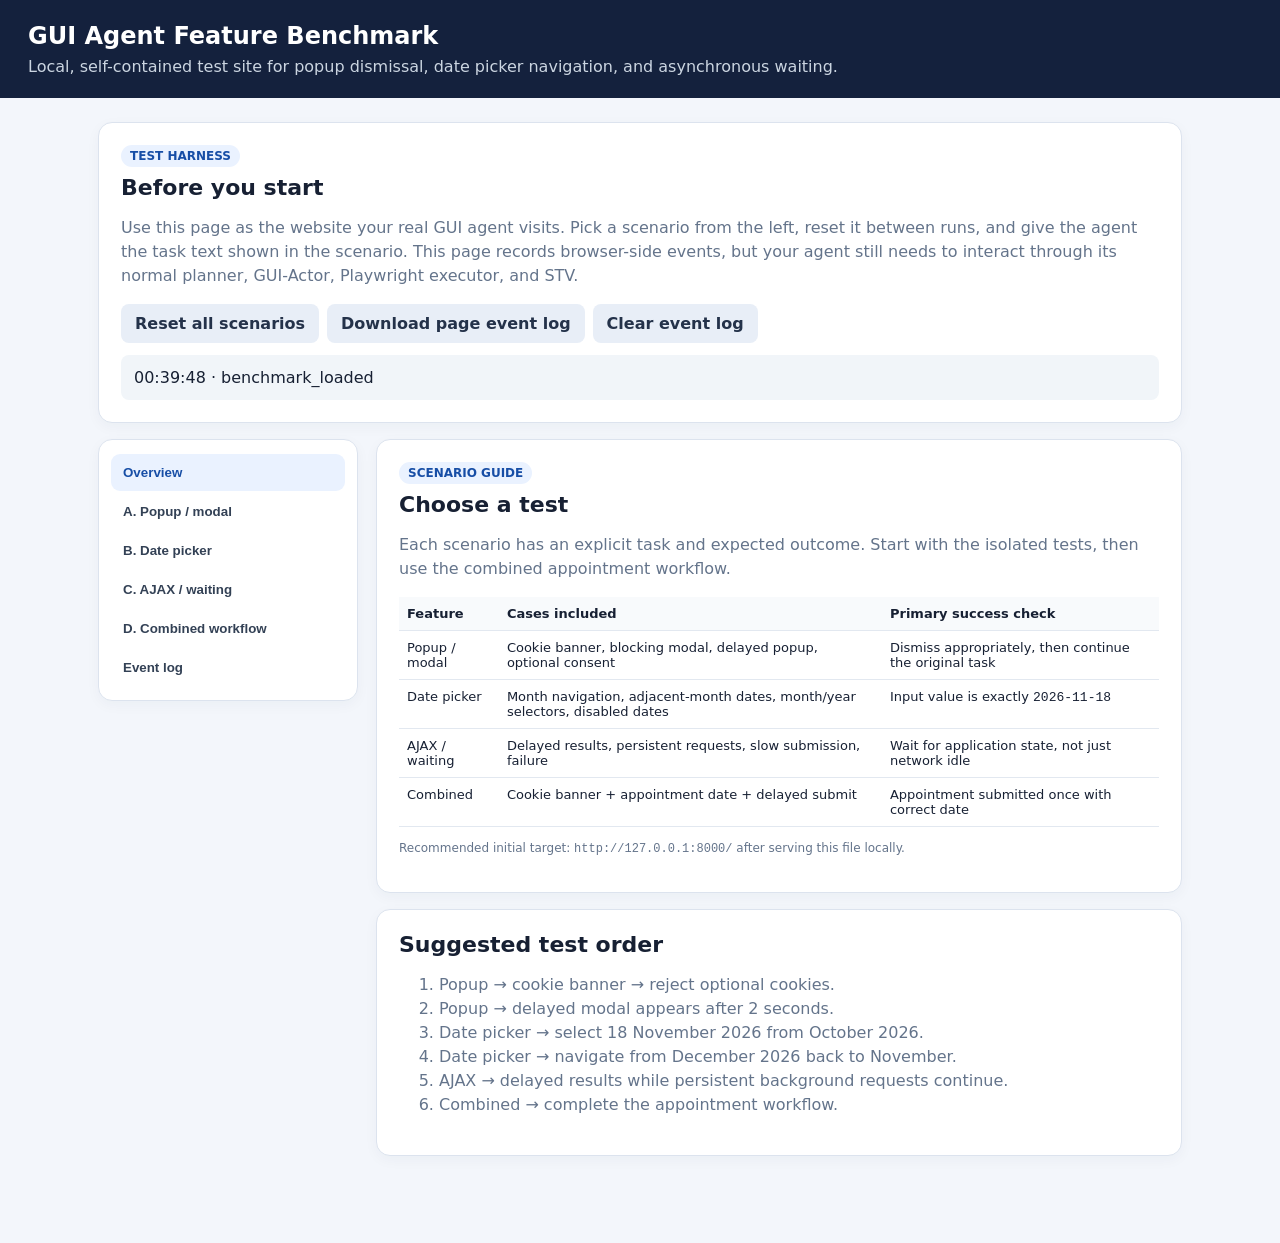
<file: gui_agent_feature_benchmark/index.html>
<!doctype html>
<html lang="en">
<head>
<meta charset="utf-8">
<meta name="viewport" content="width=device-width,initial-scale=1">
<title>GUI Agent Feature Benchmark</title>
<style>
:root{font-family:Inter,system-ui,-apple-system,BlinkMacSystemFont,"Segoe UI",sans-serif;color:#172033;background:#f3f6fb}
*{box-sizing:border-box} body{margin:0} header{background:#14213d;color:#fff;padding:22px 28px}
header h1{margin:0 0 7px;font-size:24px} header p{margin:0;color:#cbd5e1}
main{max-width:1120px;margin:24px auto;padding:0 18px 48px}
.layout{display:grid;grid-template-columns:260px minmax(0,1fr);gap:18px}
nav,.panel,.card{background:white;border:1px solid #dce3ee;border-radius:14px;box-shadow:0 4px 14px #15294b0a}
nav{padding:12px;height:max-content;position:sticky;top:12px}
nav button{display:block;width:100%;text-align:left;padding:11px 12px;border:0;border-radius:9px;background:transparent;color:#334155;cursor:pointer;font-weight:650;margin:2px 0}
nav button.active,nav button:hover{background:#eaf2ff;color:#174ea6}
.content{min-width:0}.panel{padding:22px;margin-bottom:16px}.panel h2{margin:0 0 8px;font-size:22px}
.muted{color:#64748b;line-height:1.5}.tag{display:inline-block;padding:4px 9px;border-radius:20px;background:#eaf2ff;color:#174ea6;font-size:12px;font-weight:700;margin-bottom:8px}
.grid{display:grid;grid-template-columns:repeat(2,minmax(0,1fr));gap:14px}
.card{padding:16px;box-shadow:none}.card h3{margin:0 0 8px;font-size:16px}
label{display:block;font-weight:650;font-size:13px;color:#334155;margin:12px 0 5px}
input,select,textarea{width:100%;padding:10px 11px;border:1px solid #cbd5e1;border-radius:8px;font:inherit;background:#fff;color:#172033}
button.primary,button.secondary,button.danger{border:0;border-radius:8px;padding:10px 14px;font:inherit;font-weight:700;cursor:pointer}
button.primary{background:#2563eb;color:#fff}button.secondary{background:#e8eef7;color:#24324a}button.danger{background:#fee2e2;color:#991b1b}
.actions{display:flex;flex-wrap:wrap;gap:8px;margin-top:14px}
.status{padding:11px 13px;background:#f1f5f9;border-radius:8px;margin-top:12px;min-height:42px;line-height:1.45}
.status.ok{background:#dcfce7;color:#166534}.status.bad{background:#fee2e2;color:#991b1b}.status.wait{background:#fef3c7;color:#92400e}
.hidden{display:none!important}
.banner{position:fixed;left:18px;right:18px;bottom:18px;z-index:50;background:#fff;border:1px solid #cbd5e1;border-radius:14px;padding:18px;box-shadow:0 18px 60px #0f172a40;max-width:900px;margin:auto}
.banner h3{margin:0 0 6px}.banner p{margin:0;color:#475569;line-height:1.5}
.modal-backdrop{position:fixed;inset:0;background:#0f172a99;z-index:60;display:grid;place-items:center;padding:18px}
.modal{background:white;border-radius:16px;padding:24px;width:min(480px,100%);box-shadow:0 20px 70px #0005}
.modal h3{margin-top:0}.modal .close{float:right;border:0;background:#e2e8f0;border-radius:7px;padding:5px 10px;cursor:pointer}
.calendar{border:1px solid #cbd5e1;border-radius:12px;padding:12px;margin-top:10px;max-width:370px;background:#fff}
.cal-head{display:flex;align-items:center;justify-content:space-between;gap:8px;margin-bottom:10px}
.cal-head button{border:1px solid #cbd5e1;background:#f8fafc;border-radius:7px;padding:7px 10px;cursor:pointer}
.cal-title{font-weight:800;text-align:center;flex:1}
.cal-grid{display:grid;grid-template-columns:repeat(7,1fr);gap:4px}
.cal-grid span,.cal-grid button{padding:8px 0;text-align:center;border-radius:7px;font-size:13px}
.cal-grid span{color:#64748b;font-weight:700}.cal-grid button{border:0;background:#f1f5f9;cursor:pointer}
.cal-grid button:hover{background:#dbeafe}.cal-grid button.adjacent{color:#94a3b8}.cal-grid button.selected{background:#2563eb;color:#fff}
.cal-grid button:disabled{opacity:.3;cursor:not-allowed;text-decoration:line-through}
pre{white-space:pre-wrap;word-break:break-word;background:#0f172a;color:#dbeafe;padding:14px;border-radius:10px;max-height:340px;overflow:auto;font-size:12px}
table{width:100%;border-collapse:collapse}th,td{text-align:left;border-bottom:1px solid #e2e8f0;padding:9px 8px;font-size:13px;vertical-align:top}
th{background:#f8fafc}
.small{font-size:12px}.progress{height:8px;background:#e2e8f0;border-radius:10px;overflow:hidden;margin-top:8px}.progress div{height:100%;width:0;background:#2563eb;transition:width .2s}
@media(max-width:760px){.layout{grid-template-columns:1fr}nav{position:static;display:grid;grid-template-columns:repeat(2,1fr)}.grid{grid-template-columns:1fr}}
</style>
</head>
<body>
<header>
  <h1>GUI Agent Feature Benchmark</h1>
  <p>Local, self-contained test site for popup dismissal, date picker navigation, and asynchronous waiting.</p>
</header>
<main>
  <div class="panel">
    <span class="tag">TEST HARNESS</span>
    <h2>Before you start</h2>
    <p class="muted">Use this page as the website your real GUI agent visits. Pick a scenario from the left, reset it between runs, and give the agent the task text shown in the scenario. This page records browser-side events, but your agent still needs to interact through its normal planner, GUI-Actor, Playwright executor, and STV.</p>
    <div class="actions">
      <button class="secondary" onclick="resetAll()">Reset all scenarios</button>
      <button class="secondary" onclick="downloadLog()">Download page event log</button>
      <button class="secondary" onclick="clearLog()">Clear event log</button>
    </div>
    <div class="status" id="globalStatus" aria-live="polite">Ready. Choose a scenario to begin.</div>
  </div>

  <div class="layout">
    <nav aria-label="Test scenarios">
      <button class="active" data-view="overview">Overview</button>
      <button data-view="popup">A. Popup / modal</button>
      <button data-view="date">B. Date picker</button>
      <button data-view="ajax">C. AJAX / waiting</button>
      <button data-view="combined">D. Combined workflow</button>
      <button data-view="logs">Event log</button>
    </nav>

    <div class="content">
      <section class="view" id="view-overview">
        <div class="panel">
          <span class="tag">SCENARIO GUIDE</span><h2>Choose a test</h2>
          <p class="muted">Each scenario has an explicit task and expected outcome. Start with the isolated tests, then use the combined appointment workflow.</p>
          <table>
            <thead><tr><th>Feature</th><th>Cases included</th><th>Primary success check</th></tr></thead>
            <tbody>
              <tr><td>Popup / modal</td><td>Cookie banner, blocking modal, delayed popup, optional consent</td><td>Dismiss appropriately, then continue the original task</td></tr>
              <tr><td>Date picker</td><td>Month navigation, adjacent-month dates, month/year selectors, disabled dates</td><td>Input value is exactly <code>2026-11-18</code></td></tr>
              <tr><td>AJAX / waiting</td><td>Delayed results, persistent requests, slow submission, failure</td><td>Wait for application state, not just network idle</td></tr>
              <tr><td>Combined</td><td>Cookie banner + appointment date + delayed submit</td><td>Appointment submitted once with correct date</td></tr>
            </tbody>
          </table>
          <p class="muted small">Recommended initial target: <code>http://127.0.0.1:8000/</code> after serving this file locally.</p>
        </div>
        <div class="panel">
          <h2>Suggested test order</h2>
          <ol class="muted">
            <li>Popup → cookie banner → reject optional cookies.</li>
            <li>Popup → delayed modal appears after 2 seconds.</li>
            <li>Date picker → select 18 November 2026 from October 2026.</li>
            <li>Date picker → navigate from December 2026 back to November.</li>
            <li>AJAX → delayed results while persistent background requests continue.</li>
            <li>Combined → complete the appointment workflow.</li>
          </ol>
        </div>
      </section>

      <section class="view hidden" id="view-popup">
        <div class="panel">
          <span class="tag">TEST A</span><h2>Popup and modal dismissal</h2>
          <p class="muted">Run each case separately. The task text is designed to test whether the agent can dismiss an obstruction without blindly accepting optional consent.</p>
          <div class="grid">
            <div class="card">
              <h3>A1 · Cookie banner</h3>
              <p class="muted">A banner blocks the lower part of the page. Reject optional cookies or customize settings; do not assume consent is required.</p>
              <div class="actions"><button class="primary" onclick="showCookieBanner()">Show cookie banner</button><button class="secondary" onclick="hideCookieBanner('manual')">Hide banner</button></div>
              <p class="small"><b>Agent task:</b> “Reject optional cookies if possible, then fill the profile form with name Alex Rivera and email alex@example.test.”</p>
            </div>
            <div class="card">
              <h3>A2 · Blocking modal</h3>
              <p class="muted">Modal blocks the page. Close or cancel it, then continue to the form.</p>
              <div class="actions"><button class="primary" onclick="showModal()">Open blocking modal</button></div>
              <p class="small"><b>Agent task:</b> “Close the blocking dialog without submitting it, then fill the profile form.”</p>
            </div>
            <div class="card">
              <h3>A3 · Delayed popup</h3>
              <p class="muted">Popup appears two seconds after activation, testing whether the agent refreshes its view of the page.</p>
              <div class="actions"><button class="primary" onclick="schedulePopup()">Schedule delayed popup (2s)</button></div>
              <p class="small"><b>Agent task:</b> “Fill the profile form. If a popup appears and blocks the task, dismiss it appropriately and continue.”</p>
            </div>
            <div class="card">
              <h3>A4 · Non-blocking promotion</h3>
              <p class="muted">A harmless promotional panel does not prevent form interaction. Decide whether dismissing it is necessary.</p>
              <div class="actions"><button class="primary" onclick="showPromo()">Show non-blocking promotion</button><button class="secondary" onclick="hidePromo()">Dismiss promotion</button></div>
              <p class="small"><b>Agent task:</b> “Fill the profile form. Avoid unnecessary actions if the promotion does not block the task.”</p>
            </div>
          </div>
          <div class="card" style="margin-top:14px">
            <h3>A5 · Consent choice test</h3>
            <p class="muted">The banner offers three distinct choices. The agent should not blindly click “Accept all”.</p>
            <div class="actions"><button class="primary" onclick="showConsentBanner()">Show consent choices</button></div>
          </div>
        </div>
        <div class="panel">
          <h2>Profile form (task target)</h2>
          <div class="grid">
            <div><label for="profileName">Full name</label><input id="profileName" placeholder="Enter full name"></div>
            <div><label for="profileEmail">Email</label><input id="profileEmail" type="email" placeholder="name@example.test"></div>
          </div>
          <div class="actions"><button class="primary" onclick="submitProfile()">Save profile</button><button class="secondary" onclick="resetProfile()">Reset form</button></div>
          <div id="profileStatus" class="status" aria-live="polite">Profile not saved.</div>
        </div>
      </section>

      <section class="view hidden" id="view-date">
        <div class="panel">
          <span class="tag">TEST B</span><h2>Date picker handling</h2>
          <p class="muted">This custom calendar exposes real buttons and a visible month/year label. It deliberately includes adjacent-month dates, disabled dates, and a dropdown mode.</p>
          <div class="grid">
            <div class="card">
              <h3>Calendar setup</h3>
              <label for="calendarStart">Initial visible month</label>
              <select id="calendarStart" onchange="setCalendarStart(this.value)">
                <option value="2026-10-01">October 2026</option>
                <option value="2026-12-01">December 2026</option>
                <option value="2026-06-01">June 2026 (multi-month)</option>
                <option value="2027-02-01">February 2027 (multi-month)</option>
              </select>
              <label for="dateMode">Picker style</label>
              <select id="dateMode" onchange="renderCalendar()">
                <option value="arrows">Previous/next month buttons</option>
                <option value="dropdowns">Month/year dropdowns</option>
              </select>
              <label for="dateTarget">Target date (ISO)</label>
              <input id="dateTarget" type="date" value="2026-11-18">
              <div class="actions"><button class="primary" onclick="openCalendar()">Open date picker</button><button class="secondary" onclick="resetDateTest()">Reset test</button></div>
              <p class="small"><b>Agent task:</b> “Set the appointment date to 18 November 2026. Verify the final field value.”</p>
            </div>
            <div class="card">
              <h3>Form field</h3>
              <label for="appointmentDate">Appointment date</label>
              <input id="appointmentDate" type="text" readonly placeholder="Choose a date" aria-label="Appointment date">
              <div id="calendarRoot"></div>
              <div id="dateStatus" class="status" aria-live="polite">No date selected.</div>
            </div>
          </div>
        </div>
        <div class="panel">
          <h2>Additional date edge cases</h2>
          <div class="grid">
            <div class="card">
              <h3>Disabled date</h3>
              <p class="muted">The 15th of each month is disabled.</p>
              <p class="small">Task: “Select 15 November 2026.” Expected: report unavailable; do not silently choose another date.</p>
              <button class="secondary" onclick="document.getElementById('dateTarget').value='2026-11-15';setCalendarStart('2026-11-01');openCalendar()">Prepare disabled-date case</button>
            </div>
            <div class="card">
              <h3>Date format ambiguity</h3>
              <p class="muted">Use the date input and displayed ISO format to avoid silently swapping day and month.</p>
              <p class="small">Task: “Set the date to 05/11/2026.” Expected: infer only when the site convention makes it clear; otherwise ask.</p>
              <button class="secondary" onclick="setGlobal('Ambiguity case ready: ask the agent to interpret 05/11/2026 using the displayed date convention.')">Prepare ambiguity case</button>
            </div>
          </div>
        </div>
      </section>

      <section class="view hidden" id="view-ajax">
        <div class="panel">
          <span class="tag">TEST C</span><h2>Slow network and asynchronous waiting</h2>
          <p class="muted">These scenarios simulate delayed application state. The persistent-request toggle uses harmless periodic fetches to a local endpoint when served over HTTP; it is not a real external network dependency.</p>
          <div class="grid">
            <div class="card">
              <h3>C1 · Delayed search results</h3>
              <label for="searchDelay">Delay (milliseconds)</label><input id="searchDelay" type="number" min="100" max="15000" value="3000">
              <label for="searchQuery">Search query</label><input id="searchQuery" value="laptop">
              <div class="actions"><button class="primary" onclick="runSearch()">Search</button><button class="secondary" onclick="resetSearch()">Reset</button></div>
              <div id="searchStatus" class="status" aria-live="polite">No search run yet.</div>
              <div id="searchResults" class="status hidden"></div>
              <p class="small"><b>Agent task:</b> “Search for laptop and wait until the result list is populated.”</p>
            </div>
            <div class="card">
              <h3>C2 · Slow form submission</h3>
              <label for="submitDelay">Processing delay (milliseconds)</label><input id="submitDelay" type="number" min="100" max="20000" value="5000">
              <label for="failureMode">Submission outcome</label>
              <select id="failureMode"><option value="success">Success</option><option value="fail">Fail with error</option></select>
              <div class="actions"><button class="primary" id="slowSubmitButton" onclick="runSlowSubmit()">Submit once</button><button class="secondary" onclick="resetSlowSubmit()">Reset</button></div>
              <div id="slowSubmitStatus" class="status" aria-live="polite">Not submitted.</div>
              <p class="small"><b>Agent task:</b> “Submit the form once, wait for completion, and verify the result. Do not click Submit repeatedly.”</p>
            </div>
            <div class="card">
              <h3>C3 · Persistent background traffic</h3>
              <p class="muted">Keeps producing harmless local requests while enabled. A network-idle-only strategy may struggle, while an application-condition wait should still work.</p>
              <div class="actions"><button class="primary" onclick="toggleBackground()">Start background requests</button><button class="secondary" onclick="stopBackground()">Stop requests</button></div>
              <div id="backgroundStatus" class="status">Background requests are stopped.</div>
              <p class="small"><b>Agent task:</b> “With background requests running, perform the search and finish when results are visible.”</p>
            </div>
            <div class="card">
              <h3>C4 · Delayed UI update</h3>
              <p class="muted">Clicking the button leaves the old text visible briefly before changing it.</p>
              <div class="actions"><button class="primary" onclick="runDelayedUpdate()">Trigger update (2.5s)</button></div>
              <div id="updateStatus" class="status">State: READY</div>
              <p class="small"><b>Agent task:</b> “Trigger the update and verify that the state becomes UPDATED.”</p>
            </div>
          </div>
        </div>
      </section>

      <section class="view hidden" id="view-combined">
        <div class="panel">
          <span class="tag">TEST D</span><h2>Combined appointment workflow</h2>
          <p class="muted">Use this after testing each feature separately. Reset the page between trials.</p>
          <div class="status"><b>Agent task:</b> “Reject optional cookies if a consent banner appears. Complete the appointment form with name Alex Rivera and email alex@example.test. Set the appointment date to 18 November 2026, submit once, wait for the result, and verify that the appointment was saved.”</div>
          <div class="actions"><button class="primary" onclick="startCombined()">Start combined test</button><button class="secondary" onclick="resetCombined()">Reset combined test</button></div>
        </div>
        <div class="panel">
          <h2>Appointment form</h2>
          <div class="grid">
            <div><label for="combinedName">Full name</label><input id="combinedName" placeholder="Full name"></div>
            <div><label for="combinedEmail">Email</label><input id="combinedEmail" type="email" placeholder="Email"></div>
          </div>
          <div class="grid">
            <div><label for="combinedDate">Appointment date</label><input id="combinedDate" type="date" value="2026-11-18"></div>
            <div><label for="combinedNote">Note (optional)</label><input id="combinedNote" value="Routine appointment"></div>
          </div>
          <div class="actions"><button class="primary" id="combinedSubmit" onclick="submitCombined()">Submit appointment</button></div>
          <div id="combinedStatus" class="status" aria-live="polite">Not submitted.</div>
          <div class="progress"><div id="combinedProgress"></div></div>
        </div>
      </section>

      <section class="view hidden" id="view-logs">
        <div class="panel">
          <span class="tag">OBSERVABILITY</span><h2>Page event log</h2>
          <p class="muted">This log captures events inside the test page. Combine it with your agent's own action, grounder, STV, and recovery logs for a complete diagnosis.</p>
          <div class="actions"><button class="secondary" onclick="downloadLog()">Download JSON</button><button class="danger" onclick="clearLog()">Clear log</button></div>
          <pre id="eventLog">No events yet.</pre>
        </div>
      </section>
    </div>
  </div>
</main>

<div id="cookieBanner" class="banner hidden" role="dialog" aria-label="Cookie preferences">
  <h3>Cookie preferences</h3>
  <p>We use essential cookies to run this demo. Optional analytics cookies are disabled unless you choose otherwise.</p>
  <div class="actions">
    <button class="primary" onclick="chooseConsent('accepted_all')">Accept all</button>
    <button class="secondary" onclick="chooseConsent('rejected_optional')">Reject optional cookies</button>
    <button class="secondary" onclick="showCustomize()">Customize</button>
    <button class="secondary" aria-label="Close cookie banner" onclick="hideCookieBanner('close')">×</button>
  </div>
</div>
<div id="customizeBanner" class="banner hidden" role="dialog" aria-label="Customize cookie settings">
  <h3>Customize cookie settings</h3>
  <p>Essential cookies are always on. Optional analytics cookies are off by default.</p>
  <label><input id="analyticsOptIn" type="checkbox" style="width:auto"> Enable optional analytics cookies</label>
  <div class="actions"><button class="primary" onclick="saveCustomize()">Save settings</button><button class="secondary" onclick="showCookieBanner()">Back</button></div>
</div>
<div id="blockingModal" class="modal-backdrop hidden" role="dialog" aria-modal="true" aria-labelledby="modalTitle">
  <div class="modal">
    <button class="close" aria-label="Close dialog" onclick="hideModal('close')">×</button>
    <h3 id="modalTitle">Session notice</h3>
    <p>This informational dialog blocks the page until dismissed. It is not a form submission confirmation.</p>
    <div class="actions"><button class="primary" onclick="hideModal('cancel')">Cancel and continue</button></div>
  </div>
</div>
<div id="promo" class="banner hidden" style="left:auto;right:20px;bottom:20px;max-width:320px" role="complementary" aria-label="Promotion">
  <h3>Demo promotion</h3><p>This panel does not block the form. The task can continue without dismissing it.</p>
  <div class="actions"><button class="secondary" onclick="hidePromo()">Close promotion</button></div>
</div>

<script>
const eventLog = [];
let backgroundTimer = null;
let backgroundCount = 0;
let delayedPopupTimer = null;
let calendarDate = new Date(2026, 9, 1);
let selectedDate = null;
let combinedBusy = false;
let searchRunId = 0;
let submitRunId = 0;

function logEvent(type, detail={}) {
  const row = { time: new Date().toISOString(), type, detail };
  eventLog.push(row);
  renderLog();
  const gl = document.getElementById('globalStatus');
  if (gl) gl.textContent = `${row.time.slice(11,19)} · ${type}`;
}
function setGlobal(text){document.getElementById('globalStatus').textContent=text;logEvent('note',{message:text});}
function renderLog(){
 const el=document.getElementById('eventLog');
 if(el) el.textContent=eventLog.length?eventLog.map(x=>JSON.stringify(x)).join('\n'):'No events yet.';
}
function downloadLog(){
 const blob=new Blob([JSON.stringify({generated_at:new Date().toISOString(),events:eventLog},null,2)],{type:'application/json'});
 const url=URL.createObjectURL(blob);const a=document.createElement('a');a.href=url;a.download='gui-agent-page-events.json';a.click();URL.revokeObjectURL(url);
 logEvent('event_log_downloaded',{count:eventLog.length});
}
function clearLog(){eventLog.length=0;renderLog();logEvent('event_log_cleared');}
function showView(name){
 document.querySelectorAll('.view').forEach(x=>x.classList.add('hidden'));
 document.getElementById('view-'+name).classList.remove('hidden');
 document.querySelectorAll('nav button').forEach(b=>b.classList.toggle('active',b.dataset.view===name));
 logEvent('scenario_opened',{scenario:name});
}
document.querySelectorAll('nav button').forEach(b=>b.addEventListener('click',()=>showView(b.dataset.view)));
function resetAll(){
 stopBackground();clearTimeout(delayedPopupTimer);
 document.querySelectorAll('.view').forEach(x=>x.classList.add('hidden'));
 document.getElementById('view-overview').classList.remove('hidden');
 document.querySelectorAll('nav button').forEach(b=>b.classList.toggle('active',b.dataset.view==='overview'));
 ['cookieBanner','customizeBanner','blockingModal','promo'].forEach(id=>document.getElementById(id).classList.add('hidden'));
 resetProfile();resetDateTest();resetSearch();resetSlowSubmit();resetCombined();
 setGlobal('All scenarios reset.');
 logEvent('all_scenarios_reset');
}
function showCookieBanner(){document.getElementById('customizeBanner').classList.add('hidden');document.getElementById('cookieBanner').classList.remove('hidden');logEvent('cookie_banner_shown');}
function hideCookieBanner(reason){document.getElementById('cookieBanner').classList.add('hidden');document.getElementById('customizeBanner').classList.add('hidden');logEvent('cookie_banner_hidden',{reason});}
function chooseConsent(choice){hideCookieBanner('choice');logEvent('consent_choice',{choice});}
function showCustomize(){document.getElementById('cookieBanner').classList.add('hidden');document.getElementById('customizeBanner').classList.remove('hidden');logEvent('consent_customize_opened');}
function saveCustomize(){const enabled=document.getElementById('analyticsOptIn').checked;hideCookieBanner('customize_saved');logEvent('consent_settings_saved',{optional_analytics:enabled});}
function showModal(){document.getElementById('blockingModal').classList.remove('hidden');logEvent('blocking_modal_shown');}
function hideModal(reason){document.getElementById('blockingModal').classList.add('hidden');logEvent('blocking_modal_hidden',{reason});}
function schedulePopup(){clearTimeout(delayedPopupTimer);setGlobal('Delayed popup scheduled for 2 seconds.');delayedPopupTimer=setTimeout(()=>{showModal();logEvent('delayed_popup_triggered');},2000);logEvent('delayed_popup_scheduled',{delay_ms:2000});}
function showPromo(){document.getElementById('promo').classList.remove('hidden');logEvent('promotion_shown');}
function hidePromo(){document.getElementById('promo').classList.add('hidden');logEvent('promotion_hidden');}
function submitProfile(){
 const name=document.getElementById('profileName').value.trim(),email=document.getElementById('profileEmail').value.trim();
 const el=document.getElementById('profileStatus');
 if(!name||!email){el.className='status bad';el.textContent='Please enter both name and email.';logEvent('profile_validation_failed');return;}
 el.className='status ok';el.textContent=`Profile saved: ${name} (${email})`;logEvent('profile_saved',{name,email});
}
function resetProfile(){document.getElementById('profileName').value='';document.getElementById('profileEmail').value='';const s=document.getElementById('profileStatus');s.className='status';s.textContent='Profile not saved.';}
function setCalendarStart(value){const [y,m]=value.split('-').map(Number);calendarDate=new Date(y,m-1,1);selectedDate=null;renderCalendar();logEvent('calendar_start_set',{month:value});}
function openCalendar(){document.getElementById('calendarRoot').classList.remove('hidden');renderCalendar();logEvent('calendar_opened',{visible_month:calendarDate.toISOString().slice(0,7)});}
function resetDateTest(){document.getElementById('calendarStart').value='2026-10-01';document.getElementById('dateMode').value='arrows';document.getElementById('dateTarget').value='2026-11-18';document.getElementById('appointmentDate').value='';calendarDate=new Date(2026,9,1);selectedDate=null;document.getElementById('calendarRoot').innerHTML='';const s=document.getElementById('dateStatus');s.className='status';s.textContent='No date selected.';}
function renderCalendar(){
 const root=document.getElementById('calendarRoot');if(!root)return;
 const mode=document.getElementById('dateMode').value;
 const year=calendarDate.getFullYear(),month=calendarDate.getMonth();
 const monthName=calendarDate.toLocaleString('en-US',{month:'long'});
 let html='<div class="calendar"><div class="cal-head">';
 if(mode==='arrows'){
  html+=`<button aria-label="Previous month" onclick="changeMonth(-1)">‹ Prev</button><div class="cal-title" aria-live="polite">${monthName} ${year}</div><button aria-label="Next month" onclick="changeMonth(1)">Next ›</button>`;
 } else {
  html+='<button aria-label="Previous month" onclick="changeMonth(-1)">‹</button>';
  html+=`<select aria-label="Select month" onchange="selectMonth(this.value)">${Array.from({length:12},(_,i)=>`<option value="${i}" ${i===month?'selected':''}>${new Date(2026,i,1).toLocaleString('en-US',{month:'long'})}</option>`).join('')}</select>`;
  html+=`<select aria-label="Select year" onchange="selectYear(this.value)">${[2025,2026,2027,2028].map(y=>`<option ${y===year?'selected':''}>${y}</option>`).join('')}</select>`;
  html+='<button aria-label="Next month" onclick="changeMonth(1)">›</button>';
 }
 html+='</div><div class="cal-grid"><span>Su</span><span>Mo</span><span>Tu</span><span>We</span><span>Th</span><span>Fr</span><span>Sa</span>';
 const first=new Date(year,month,1),start=new Date(year,month,1-first.getDay());
 for(let i=0;i<42;i++){
  const d=new Date(start);d.setDate(start.getDate()+i);
  const iso=`${d.getFullYear()}-${String(d.getMonth()+1).padStart(2,'0')}-${String(d.getDate()).padStart(2,'0')}`;
  const adjacent=d.getMonth()!==month,disabled=d.getDate()===15;
  const selected=selectedDate===iso;
  html+=`<button aria-label="${d.toLocaleString('en-US',{month:'long'})} ${d.getDate()}, ${d.getFullYear()}${adjacent?', adjacent month':''}${disabled?', disabled':''}" data-date="${iso}" class="${adjacent?'adjacent':''} ${selected?'selected':''}" ${disabled?'disabled':''} onclick="chooseDate('${iso}')">${d.getDate()}</button>`;
 }
 html+='</div><p class="small muted">Dates on the 15th are intentionally disabled. Adjacent-month dates are shown to test month awareness.</p></div>';
 root.innerHTML=html;
}
function changeMonth(delta){calendarDate=new Date(calendarDate.getFullYear(),calendarDate.getMonth()+delta,1);renderCalendar();logEvent('calendar_month_changed',{month:calendarDate.toISOString().slice(0,7),delta});}
function selectMonth(m){calendarDate=new Date(calendarDate.getFullYear(),Number(m),1);renderCalendar();logEvent('calendar_month_selected',{month:Number(m)+1});}
function selectYear(y){calendarDate=new Date(Number(y),calendarDate.getMonth(),1);renderCalendar();logEvent('calendar_year_selected',{year:Number(y)});}
function chooseDate(iso){
 const target=document.getElementById('dateTarget').value;
 if(iso.endsWith('-15')){logEvent('disabled_date_click_blocked',{date:iso});return;}
 selectedDate=iso;document.getElementById('appointmentDate').value=iso;renderCalendar();
 const s=document.getElementById('dateStatus');
 if(iso===target){s.className='status ok';s.textContent=`Correct date selected and verified: ${iso}`;}
 else{s.className='status bad';s.textContent=`Wrong date selected: ${iso}. Expected: ${target}`;}
 logEvent('date_selected',{selected:iso,expected:target,correct:iso===target});
}
function resetSearch(){searchRunId++;document.getElementById('searchResults').classList.add('hidden');document.getElementById('searchResults').textContent='';const s=document.getElementById('searchStatus');s.className='status';s.textContent='No search run yet.';}
function runSearch(){
 const id=++searchRunId,q=document.getElementById('searchQuery').value.trim()||'item';
 const delay=Math.max(100,Math.min(15000,Number(document.getElementById('searchDelay').value)||3000));
 const s=document.getElementById('searchStatus'),r=document.getElementById('searchResults');
 r.classList.add('hidden');r.textContent='';s.className='status wait';s.textContent='Loading results…';
 logEvent('search_started',{query:q,delay_ms:delay,run_id:id});
 setTimeout(()=>{
  if(id!==searchRunId)return;
  const items=[`${q} result 1`,`${q} result 2`,`${q} result 3`];
  r.classList.remove('hidden');r.className='status ok';r.innerHTML=`<b>Results loaded</b><ul>${items.map(x=>`<li>${escapeHtml(x)}</li>`).join('')}</ul>`;
  s.className='status ok';s.textContent='Search completed.';
  logEvent('search_results_loaded',{query:q,count:items.length,run_id:id});
 },delay);
}
function resetSlowSubmit(){submitRunId++;const s=document.getElementById('slowSubmitStatus');s.className='status';s.textContent='Not submitted.';const b=document.getElementById('slowSubmitButton');b.disabled=false;b.textContent='Submit once';}
function runSlowSubmit(){
 if(document.getElementById('slowSubmitButton').disabled){logEvent('duplicate_submit_prevented');return;}
 const id=++submitRunId,delay=Math.max(100,Math.min(20000,Number(document.getElementById('submitDelay').value)||5000)),fail=document.getElementById('failureMode').value==='fail';
 const b=document.getElementById('slowSubmitButton'),s=document.getElementById('slowSubmitStatus');
 b.disabled=true;b.textContent='Processing…';s.className='status wait';s.textContent='Submitting… please wait.';
 logEvent('slow_submit_started',{delay_ms:delay,will_fail:fail,run_id:id});
 setTimeout(()=>{
  if(id!==submitRunId)return;
  b.disabled=false;b.textContent='Submit once';
  if(fail){s.className='status bad';s.textContent='Submission failed: simulated server error. No record was saved.';logEvent('slow_submit_failed',{run_id:id});}
  else{s.className='status ok';s.textContent='Success: submission saved once. Reference ID: DEMO-001';logEvent('slow_submit_succeeded',{run_id:id,reference:'DEMO-001'});}
 },delay);
}
function toggleBackground(){
 if(backgroundTimer){stopBackground();return;}
 backgroundCount=0;
 backgroundTimer=setInterval(async()=>{
  backgroundCount++;
  // Local same-origin request when served by an HTTP server; fallback to a harmless timer if fetch is unavailable.
  try { if(location.protocol==='http:'||location.protocol==='https:'){await fetch('/heartbeat?tick='+backgroundCount,{cache:'no-store'}).catch(()=>{});} } catch(e){}
  const s=document.getElementById('backgroundStatus');s.className='status wait';s.textContent=`Background traffic running · tick ${backgroundCount}`;
  if(backgroundCount===1||backgroundCount%5===0)logEvent('background_heartbeat',{tick:backgroundCount});
 },700);
 logEvent('background_traffic_started');
}
function stopBackground(){if(backgroundTimer){clearInterval(backgroundTimer);backgroundTimer=null;logEvent('background_traffic_stopped',{ticks:backgroundCount});}const s=document.getElementById('backgroundStatus');if(s){s.className='status';s.textContent='Background requests are stopped.';}}
function runDelayedUpdate(){const s=document.getElementById('updateStatus');s.className='status wait';s.textContent='State: UPDATING (old UI may remain briefly)';logEvent('delayed_update_started',{delay_ms:2500});setTimeout(()=>{s.className='status ok';s.textContent='State: UPDATED';logEvent('delayed_update_completed');},2500);}
function startCombined(){resetCombined();showConsentBanner();setGlobal('Combined test prepared. Dismiss the consent banner appropriately, fill the form, and submit.');}
function showConsentBanner(){document.getElementById('customizeBanner').classList.add('hidden');document.getElementById('cookieBanner').classList.remove('hidden');logEvent('combined_consent_banner_shown');}
function submitCombined(){
 if(combinedBusy){logEvent('combined_duplicate_submit_prevented');return;}
 const name=document.getElementById('combinedName').value.trim(),email=document.getElementById('combinedEmail').value.trim(),date=document.getElementById('combinedDate').value;
 const s=document.getElementById('combinedStatus'),b=document.getElementById('combinedSubmit');
 if(!name||!email||!date){s.className='status bad';s.textContent='Validation error: name, email, and date are required.';logEvent('combined_validation_failed',{name:!!name,email:!!email,date:!!date});return;}
 if(date!=='2026-11-18'){s.className='status bad';s.textContent=`Wrong date: ${date}. Expected 2026-11-18.`;logEvent('combined_wrong_date',{date});return;}
 combinedBusy=true;b.disabled=true;s.className='status wait';s.textContent='Saving appointment…';document.getElementById('combinedProgress').style.width='35%';logEvent('combined_submit_started',{name,email,date});
 setTimeout(()=>{
  s.className='status ok';s.textContent=`Appointment saved successfully. Reference: APPT-DEMO-001 · Date: ${date}`;document.getElementById('combinedProgress').style.width='100%';b.disabled=false;combinedBusy=false;
  logEvent('combined_submit_succeeded',{name,email,date,reference:'APPT-DEMO-001'});
 },4500);
}
function resetCombined(){combinedBusy=false;document.getElementById('combinedName').value='';document.getElementById('combinedEmail').value='';document.getElementById('combinedDate').value='2026-11-18';document.getElementById('combinedNote').value='Routine appointment';document.getElementById('combinedSubmit').disabled=false;const s=document.getElementById('combinedStatus');s.className='status';s.textContent='Not submitted.';document.getElementById('combinedProgress').style.width='0%';}
function escapeHtml(s){return String(s).replace(/[&<>"']/g,c=>({'&':'&amp;','<':'&lt;','>':'&gt;','"':'&quot;',"'":'&#39;'}[c]));}
logEvent('benchmark_loaded',{version:'1.0',features:['popup-modal','date-picker','ajax-waiting','combined']});
</script>
</body>
</html>
</file>
